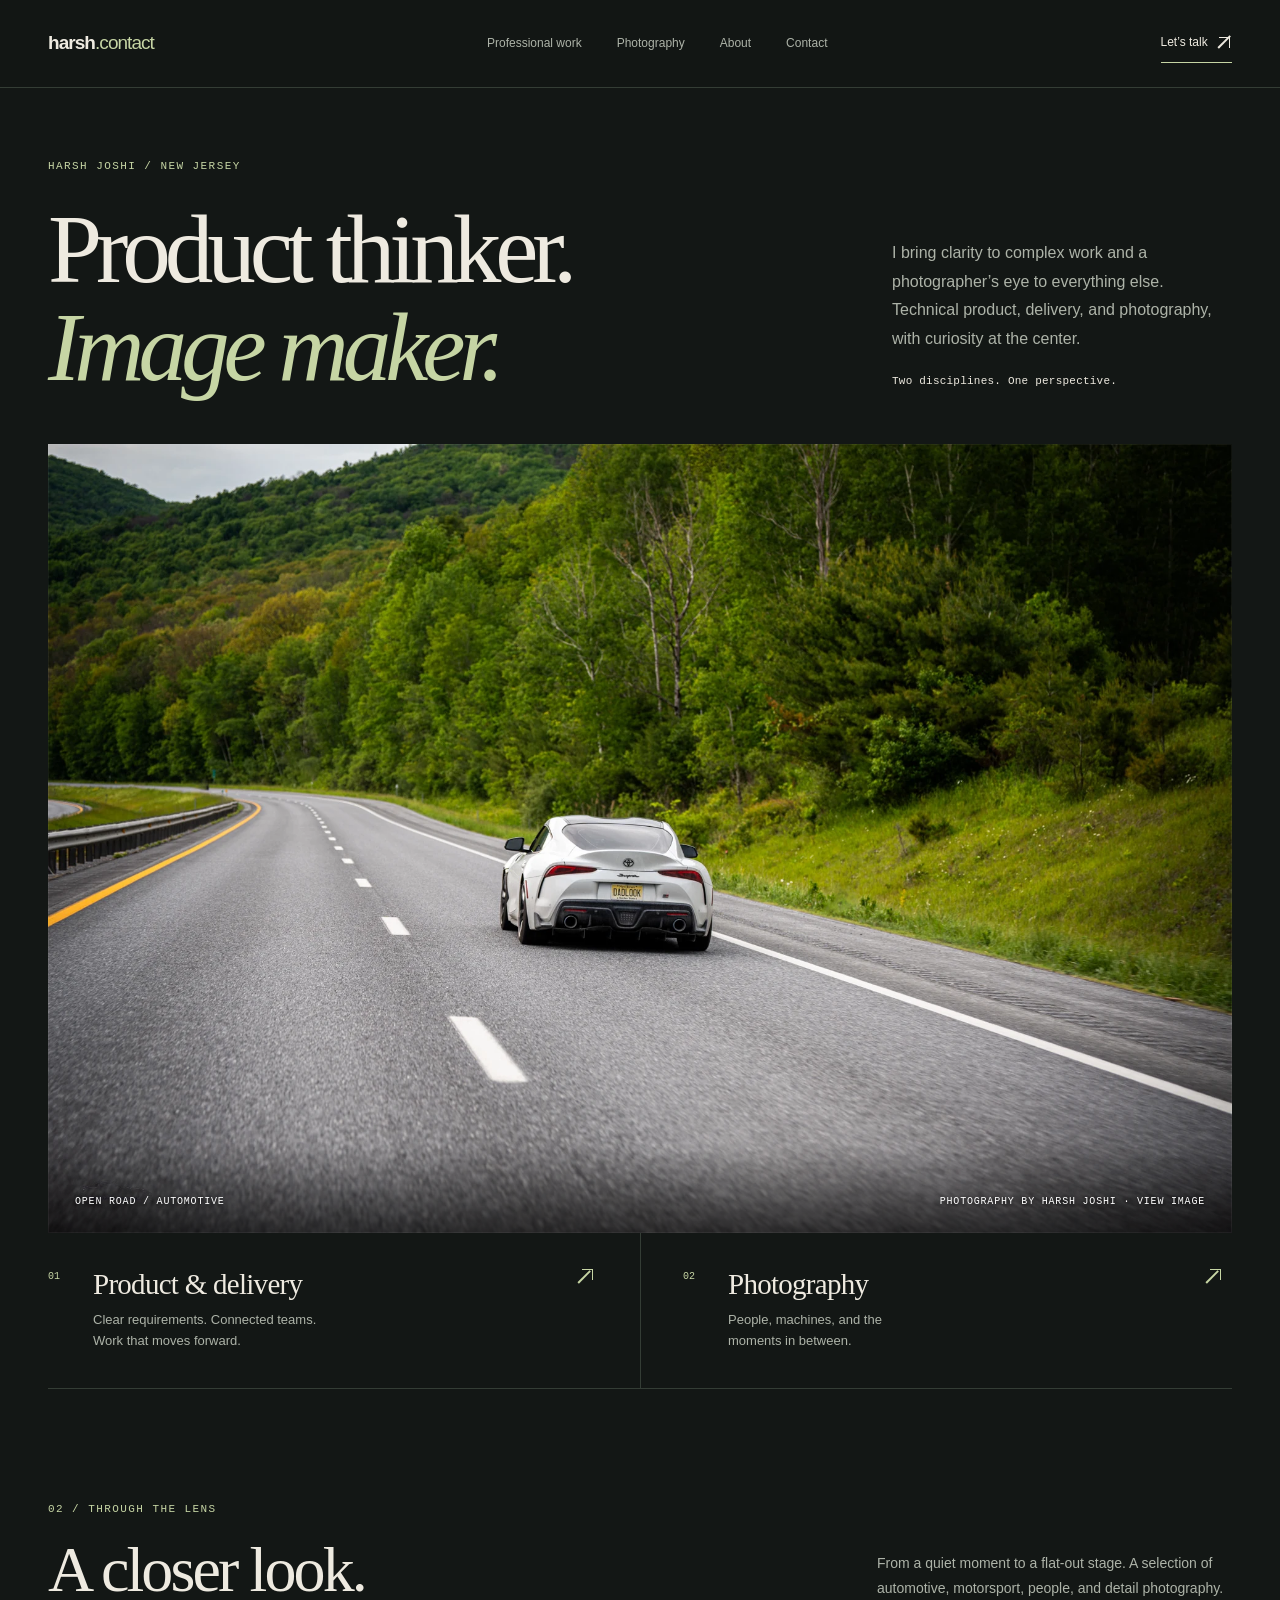
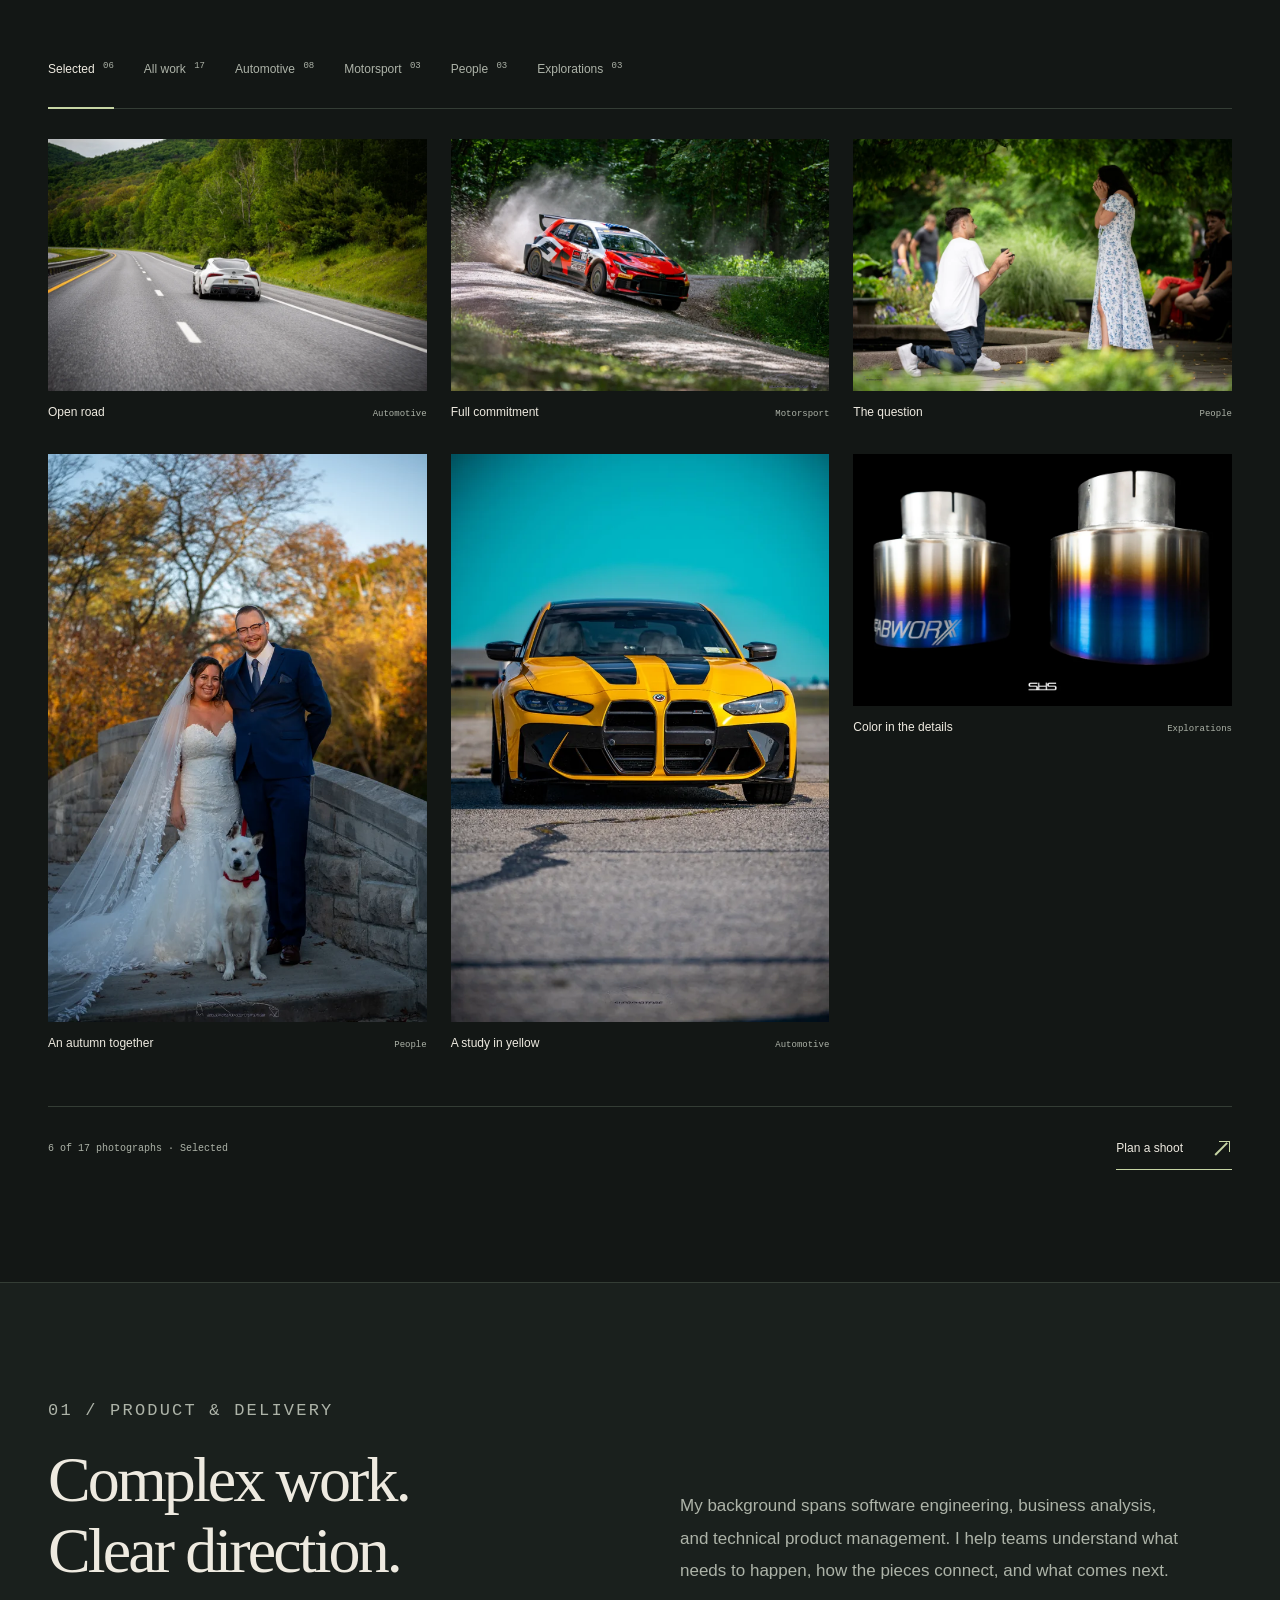
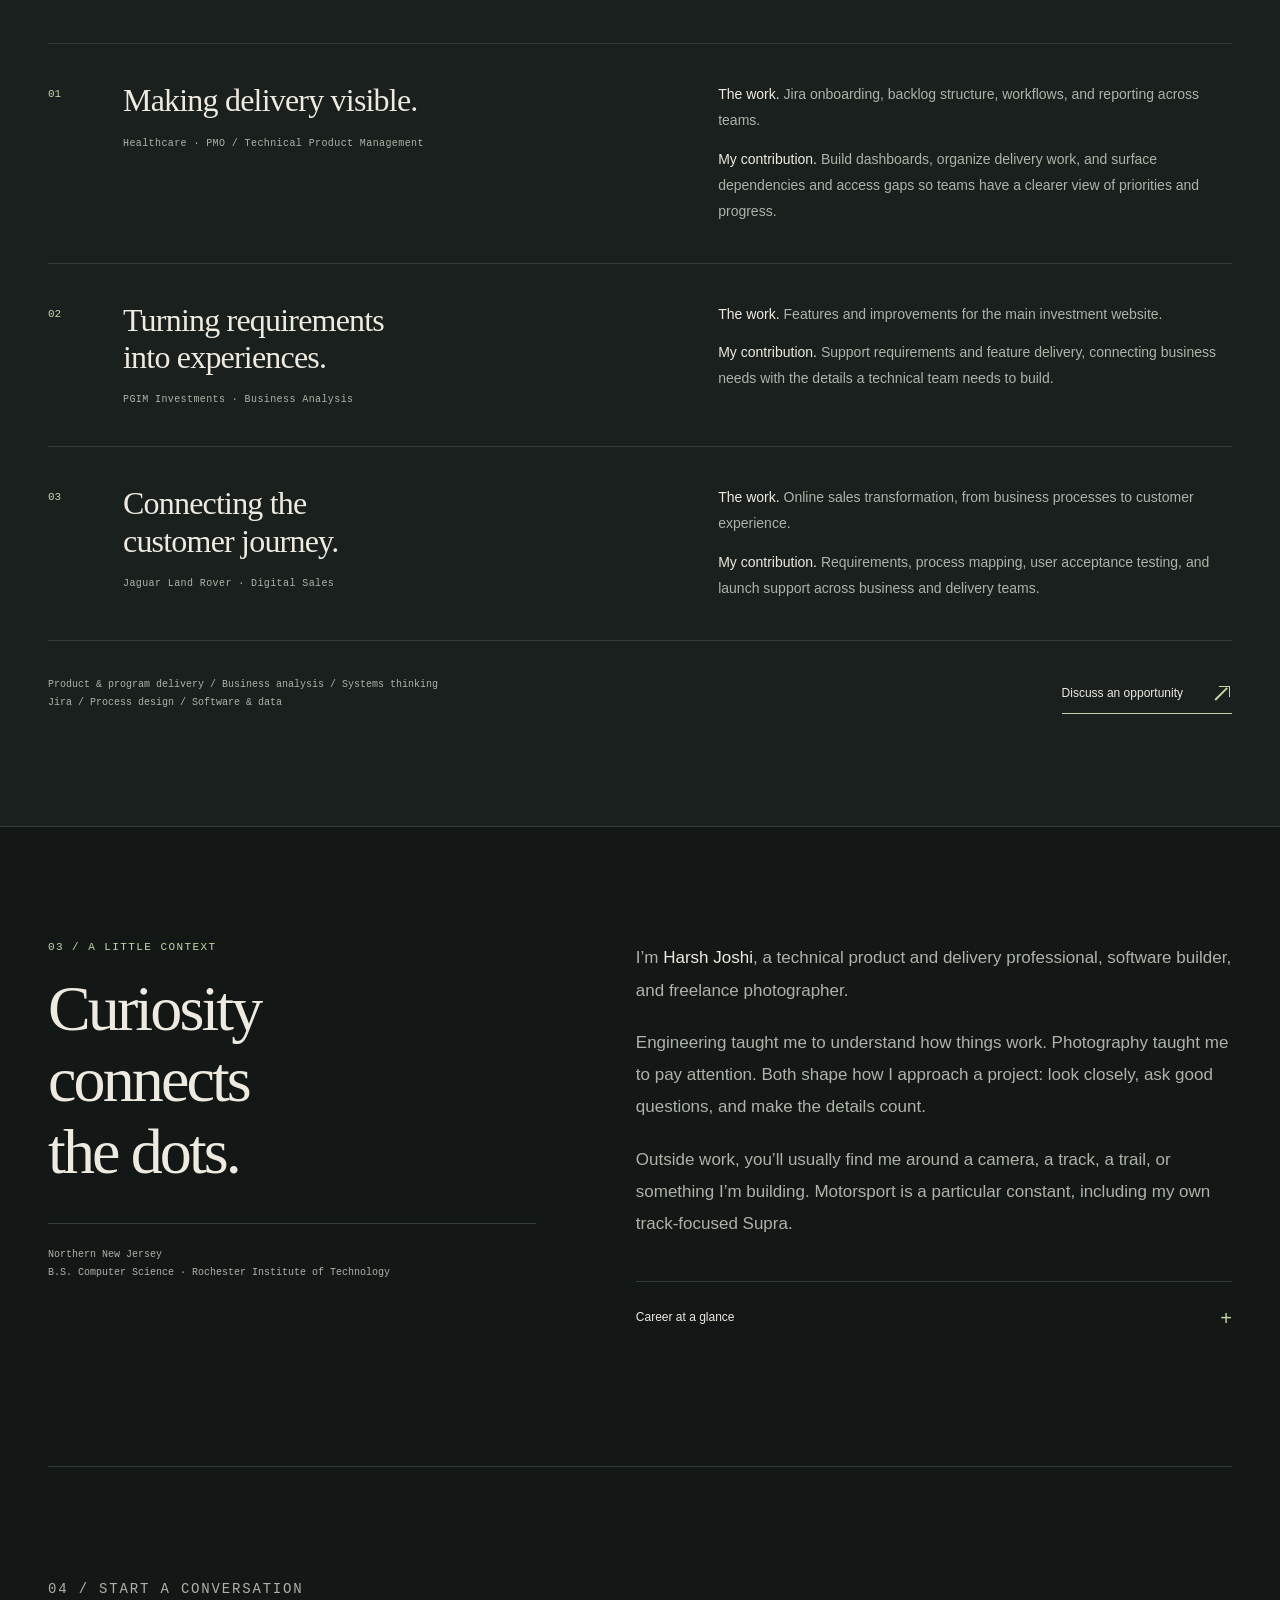
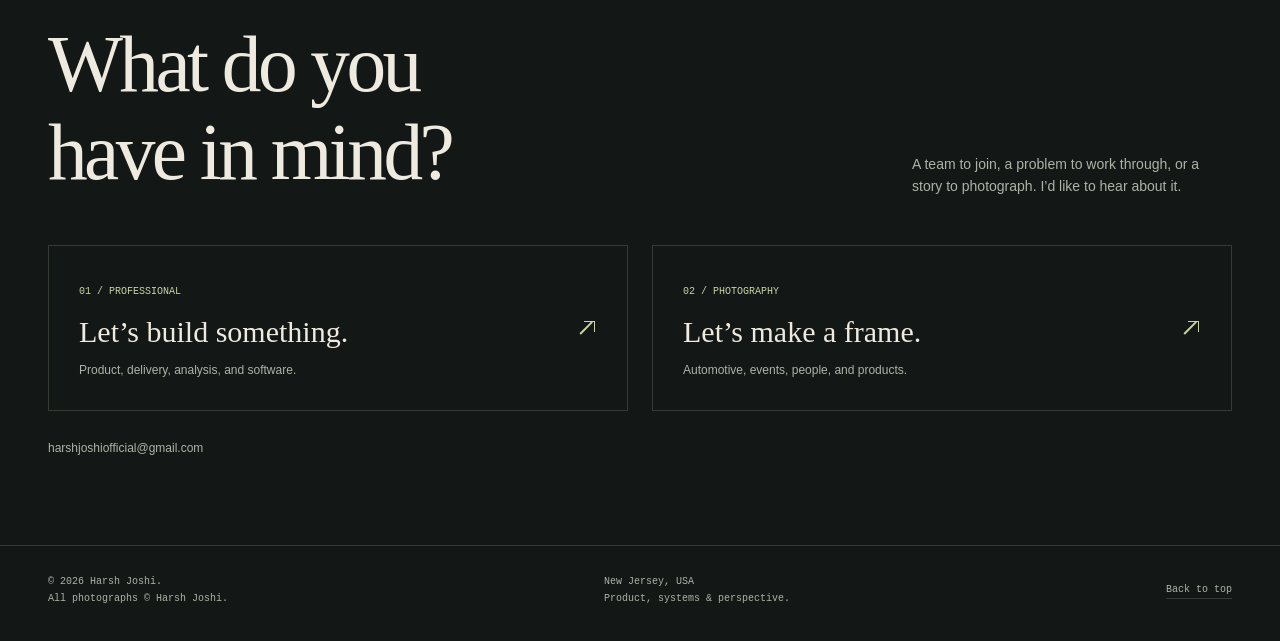
<file: index.html>
<!doctype html>
<html lang="en">
<head>
  <meta charset="utf-8">
  <meta name="viewport" content="width=device-width, initial-scale=1">
  <meta name="theme-color" content="#131715">
  <meta name="description" content="Harsh Joshi — technical product and delivery professional, and freelance photographer in New Jersey. Explore professional work, automotive photography, motorsport, and people.">
  <meta property="og:title" content="Harsh Joshi — Product thinker. Image maker.">
  <meta property="og:description" content="Technical product, systems, and photography. Two sides of the same perspective. Based in New Jersey.">
  <meta property="og:type" content="website">
  <meta property="og:url" content="https://harsh.contact/">
  <meta property="og:image" content="https://harsh.contact/assets/social.jpg">
  <meta property="og:image:alt" content="A white Toyota Supra on a winding road through green hills, photographed by Harsh Joshi.">
  <meta name="twitter:card" content="summary_large_image">
  <link rel="canonical" href="https://harsh.contact/">
  <link rel="icon" href="assets/favicon.svg" type="image/svg+xml">
  <link rel="stylesheet" href="assets/styles.css">
  <title>Harsh Joshi — Product thinker. Image maker.</title>
  <script src="assets/site.js" defer></script>
</head>
<body>
  <a class="skip" href="#main">Skip to content</a>
  <header class="site-header">
    <div class="wrap header-inner">
      <a class="wordmark" href="#top" aria-label="Harsh Joshi home">harsh<span>.contact</span></a>
      <button class="menu-toggle" type="button" aria-label="Open navigation" aria-expanded="false" aria-controls="site-nav">Menu <span aria-hidden="true">+</span></button>
      <nav class="site-nav" id="site-nav" aria-label="Main navigation">
        <a href="#work">Professional work</a><a href="#photography">Photography</a><a href="#about">About</a><a href="#contact">Contact</a>
      </nav>
      <a class="nav-contact" href="mailto:harshjoshiofficial@gmail.com">Let’s talk <span class="arrow" aria-hidden="true"></span></a>
    </div>
  </header>
  <main id="main">
    <section class="hero wrap" id="top" aria-labelledby="hero-title">
      <p class="eyebrow">Harsh Joshi / New Jersey</p>
      <div class="hero-heading">
        <h1 id="hero-title">Product thinker.<br><em>Image maker.</em></h1>
        <div class="hero-intro"><p>I bring clarity to complex work and a photographer’s eye to everything else. Technical product, delivery, and photography, with curiosity at the center.</p><span class="byline">Two disciplines. One perspective.</span></div>
      </div>
      <figure class="hero-photo">
        <a href="assets/photos/open-road-full.webp" aria-label="View Open road photograph"><img src="assets/photos/open-road-full.webp" srcset="assets/photos/open-road-thumb.webp 960w, assets/photos/open-road-full.webp 1920w" sizes="(min-width:1416px) 1320px, 100vw" width="1920" height="1280" alt="A white Toyota Supra driving along a winding road surrounded by green hills." fetchpriority="high" decoding="async"></a>
        <figcaption class="hero-photo-caption"><span>Open road / Automotive</span><span>Photography by Harsh Joshi · View image</span></figcaption>
      </figure>
      <div class="paths">
        <a class="path" href="#work"><span class="path-number">01</span><div><h2>Product &amp; delivery</h2><p>Clear requirements. Connected teams.<br>Work that moves forward.</p></div><span class="arrow" aria-hidden="true"></span></a>
        <a class="path" href="#photography"><span class="path-number">02</span><div><h2>Photography</h2><p>People, machines, and the<br>moments in between.</p></div><span class="arrow" aria-hidden="true"></span></a>
      </div>
    </section>
    <section class="section wrap" id="photography" aria-labelledby="photography-title">
      <div class="section-head"><div><p class="eyebrow">02 / Through the lens</p><h2 class="section-title" id="photography-title">A closer look.</h2></div><p>From a quiet moment to a flat-out stage. A selection of automotive, motorsport, people, and detail photography.</p></div>
      <div class="filters" role="group" aria-label="Filter photographs" hidden>
        <button class="filter" type="button" data-filter="selected" data-label="Selected" aria-pressed="true">Selected <span>06</span></button>
        <button class="filter" type="button" data-filter="all" data-label="All work" aria-pressed="false">All work <span>17</span></button>
        <button class="filter" type="button" data-filter="automotive" data-label="Automotive" aria-pressed="false">Automotive <span>08</span></button>
        <button class="filter" type="button" data-filter="motorsport" data-label="Motorsport" aria-pressed="false">Motorsport <span>03</span></button>
        <button class="filter" type="button" data-filter="people" data-label="People" aria-pressed="false">People <span>03</span></button>
        <button class="filter" type="button" data-filter="explorations" data-label="Explorations" aria-pressed="false">Explorations <span>03</span></button>
      </div>
      <noscript><p class="no-js">All 17 photographs are shown below. Select an image to view it in full.</p></noscript>
      <div class="photo-grid" id="photo-grid">
        <!-- GALLERY_START -->
        <figure class="photo-card" id="photo-open-road" data-category="automotive" data-selected="true">
          <a class="photo-link" href="assets/photos/open-road-full.webp" data-title="Open road" data-caption="Automotive / On the road" aria-label="View Open road photograph">
            <img src="assets/photos/open-road-thumb.webp" width="960" height="640" alt="A white Toyota Supra driving along a winding road surrounded by green hills." loading="lazy" decoding="async">
          </a>
          <figcaption class="photo-meta"><h3>Open road</h3><span>Automotive</span></figcaption>
        </figure>
        <figure class="photo-card" id="photo-autumn-wedding" data-category="people" data-selected="true">
          <a class="photo-link" href="assets/photos/autumn-wedding-full.webp" data-title="An autumn together" data-caption="People / Wedding photography" aria-label="View An autumn together photograph">
            <img src="assets/photos/autumn-wedding-thumb.webp" width="640" height="960" alt="A newly married couple and their white dog on stone steps framed by autumn trees." loading="lazy" decoding="async">
          </a>
          <figcaption class="photo-meta"><h3>An autumn together</h3><span>People</span></figcaption>
        </figure>
        <figure class="photo-card" id="photo-rally-in-motion" data-category="motorsport" data-selected="true">
          <a class="photo-link" href="assets/photos/rally-in-motion-full.webp" data-title="Full commitment" data-caption="Motorsport / Southern Ohio Forest Rally, 2026" aria-label="View Full commitment photograph">
            <img src="assets/photos/rally-in-motion-thumb.webp" width="960" height="640" alt="A red and white rally car sliding around a wooded gravel corner in a cloud of dust." loading="lazy" decoding="async">
          </a>
          <figcaption class="photo-meta"><h3>Full commitment</h3><span>Motorsport</span></figcaption>
        </figure>
        <figure class="photo-card" id="photo-color-study" data-category="automotive" data-selected="true">
          <a class="photo-link" href="assets/photos/color-study-full.webp" data-title="A study in yellow" data-caption="Automotive / BMW" aria-label="View A study in yellow photograph">
            <img src="assets/photos/color-study-thumb.webp" width="640" height="960" alt="A yellow BMW with black hood accents photographed head-on under a vivid blue sky." loading="lazy" decoding="async">
          </a>
          <figcaption class="photo-meta"><h3>A study in yellow</h3><span>Automotive</span></figcaption>
        </figure>
        <figure class="photo-card" id="photo-the-question" data-category="people" data-selected="true">
          <a class="photo-link" href="assets/photos/the-question-full.webp" data-title="The question" data-caption="People / Proposal photography" aria-label="View The question photograph">
            <img src="assets/photos/the-question-thumb.webp" width="960" height="640" alt="A man kneeling to propose to a surprised woman in a green garden." loading="lazy" decoding="async">
          </a>
          <figcaption class="photo-meta"><h3>The question</h3><span>People</span></figcaption>
        </figure>
        <figure class="photo-card" id="photo-titanium-details" data-category="explorations" data-selected="true">
          <a class="photo-link" href="assets/photos/titanium-details-full.webp" data-title="Color in the details" data-caption="Explorations / Product photography" aria-label="View Color in the details photograph">
            <img src="assets/photos/titanium-details-thumb.webp" width="960" height="640" alt="Two polished exhaust tips with blue, purple, and gold heat coloring against a black background." loading="lazy" decoding="async">
          </a>
          <figcaption class="photo-meta"><h3>Color in the details</h3><span>Explorations</span></figcaption>
        </figure>
        <figure class="photo-card" id="photo-autumn-light" data-category="people" data-selected="false">
          <a class="photo-link" href="assets/photos/autumn-light-full.webp" data-title="Autumn light" data-caption="People / Wedding photography" aria-label="View Autumn light photograph">
            <img src="assets/photos/autumn-light-thumb.webp" width="640" height="960" alt="A couple in wedding attire standing together on a grassy rise in warm autumn light." loading="lazy" decoding="async">
          </a>
          <figcaption class="photo-meta"><h3>Autumn light</h3><span>People</span></figcaption>
        </figure>
        <figure class="photo-card" id="photo-after-dark" data-category="automotive" data-selected="false">
          <a class="photo-link" href="assets/photos/after-dark-full.webp" data-title="After dark" data-caption="Automotive / Night photography" aria-label="View After dark photograph">
            <img src="assets/photos/after-dark-thumb.webp" width="960" height="640" alt="Sports cars on a city road at night below an illuminated sign reading Plan Alternate Route." loading="lazy" decoding="async">
          </a>
          <figcaption class="photo-meta"><h3>After dark</h3><span>Automotive</span></figcaption>
        </figure>
        <figure class="photo-card" id="photo-defender" data-category="automotive" data-selected="false">
          <a class="photo-link" href="assets/photos/defender-full.webp" data-title="A different kind of classic" data-caption="Automotive / Destination Defender, Texas" aria-label="View A different kind of classic photograph">
            <img src="assets/photos/defender-thumb.webp" width="640" height="960" alt="A red classic Land Rover Defender on a dirt path with trees in the background." loading="lazy" decoding="async">
          </a>
          <figcaption class="photo-meta"><h3>A different kind of classic</h3><span>Automotive</span></figcaption>
        </figure>
        <figure class="photo-card" id="photo-from-the-sidelines" data-category="motorsport" data-selected="false">
          <a class="photo-link" href="assets/photos/from-the-sidelines-full.webp" data-title="From the sidelines" data-caption="Motorsport / STPR, 2026" aria-label="View From the sidelines photograph">
            <img src="assets/photos/from-the-sidelines-thumb.webp" width="960" height="640" alt="A rally car on course, framed by spectators photographing the action." loading="lazy" decoding="async">
          </a>
          <figcaption class="photo-meta"><h3>From the sidelines</h3><span>Motorsport</span></figcaption>
        </figure>
        <figure class="photo-card" id="photo-after-the-stage" data-category="motorsport" data-selected="false">
          <a class="photo-link" href="assets/photos/after-the-stage-full.webp" data-title="After the stage" data-caption="Motorsport / STPR, 2026" aria-label="View After the stage photograph">
            <img src="assets/photos/after-the-stage-thumb.webp" width="960" height="640" alt="Two rally competitors in race suits celebrating beside a podium." loading="lazy" decoding="async">
          </a>
          <figcaption class="photo-meta"><h3>After the stage</h3><span>Motorsport</span></figcaption>
        </figure>
        <figure class="photo-card" id="photo-city-lineup" data-category="automotive" data-selected="false">
          <a class="photo-link" href="assets/photos/city-lineup-full.webp" data-title="In good company" data-caption="Automotive / Supra gathering" aria-label="View In good company photograph">
            <img src="assets/photos/city-lineup-thumb.webp" width="640" height="960" alt="A row of yellow, blue, white, and green Toyota Supras parked along a city street at night." loading="lazy" decoding="async">
          </a>
          <figcaption class="photo-meta"><h3>In good company</h3><span>Automotive</span></figcaption>
        </figure>
        <figure class="photo-card" id="photo-summer-gathering" data-category="automotive" data-selected="false">
          <a class="photo-link" href="assets/photos/summer-gathering-full.webp" data-title="A shared obsession" data-caption="Automotive / Car culture" aria-label="View A shared obsession photograph">
            <img src="assets/photos/summer-gathering-thumb.webp" width="960" height="640" alt="Two people standing by a white Toyota Supra and other parked sports cars in sunshine." loading="lazy" decoding="async">
          </a>
          <figcaption class="photo-meta"><h3>A shared obsession</h3><span>Automotive</span></figcaption>
        </figure>
        <figure class="photo-card" id="photo-blue-subaru" data-category="automotive" data-selected="false">
          <a class="photo-link" href="assets/photos/blue-subaru-full.webp" data-title="On the move" data-caption="Automotive / On the road" aria-label="View On the move photograph">
            <img src="assets/photos/blue-subaru-thumb.webp" width="960" height="640" alt="A blue Subaru photographed head-on while driving on a tree-lined road." loading="lazy" decoding="async">
          </a>
          <figcaption class="photo-meta"><h3>On the move</h3><span>Automotive</span></figcaption>
        </figure>
        <figure class="photo-card" id="photo-in-formation" data-category="explorations" data-selected="false">
          <a class="photo-link" href="assets/photos/in-formation-full.webp" data-title="In formation" data-caption="Explorations / Aviation" aria-label="View In formation photograph">
            <img src="assets/photos/in-formation-thumb.webp" width="960" height="640" alt="A formation of jets leaving parallel white smoke trails across a blue sky." loading="lazy" decoding="async">
          </a>
          <figcaption class="photo-meta"><h3>In formation</h3><span>Explorations</span></figcaption>
        </figure>
        <figure class="photo-card" id="photo-golden-dome" data-category="explorations" data-selected="false">
          <a class="photo-link" href="assets/photos/golden-dome-full.webp" data-title="Looking up" data-caption="Explorations / Architecture" aria-label="View Looking up photograph">
            <img src="assets/photos/golden-dome-thumb.webp" width="960" height="640" alt="A golden architectural dome topped by a statue, framed by soft green leaves." loading="lazy" decoding="async">
          </a>
          <figcaption class="photo-meta"><h3>Looking up</h3><span>Explorations</span></figcaption>
        </figure>
        <figure class="photo-card" id="photo-carrera-gt" data-category="automotive" data-selected="false">
          <a class="photo-link" href="assets/photos/carrera-gt-full.webp" data-title="Still, for a moment" data-caption="Automotive / Porsche Carrera GT" aria-label="View Still, for a moment photograph">
            <img src="assets/photos/carrera-gt-thumb.webp" width="640" height="960" alt="A silver Porsche Carrera GT parked on wet grass beside a lake and fountain, with deep red autumn trees behind it." loading="lazy" decoding="async">
          </a>
          <figcaption class="photo-meta"><h3>Still, for a moment</h3><span>Automotive</span></figcaption>
        </figure>
        <!-- GALLERY_END -->
      </div>
      <div class="gallery-bottom"><p id="gallery-status" role="status" aria-live="polite">17 photographs · All work</p><a class="text-link" href="mailto:harshjoshiofficial@gmail.com?subject=Photography%20inquiry">Plan a shoot <span class="arrow" aria-hidden="true"></span></a></div>
    </section>
    <section class="section work-section" id="work" aria-labelledby="work-title">
      <div class="wrap">
        <div class="work-top"><div><p class="eyebrow">01 / Product &amp; delivery</p><h2 class="section-title" id="work-title">Complex work.<br>Clear direction.</h2></div><p>My background spans software engineering, business analysis, and technical product management. I help teams understand what needs to happen, how the pieces connect, and what comes next.</p></div>
        <div class="work-list">
          <article class="work-item"><span class="work-number">01</span><div><h3>Making delivery visible.</h3><p class="context">Healthcare · PMO / Technical Product Management</p></div><div class="work-details"><p><strong>The work.</strong> Jira onboarding, backlog structure, workflows, and reporting across teams.</p><p><strong>My contribution.</strong> Build dashboards, organize delivery work, and surface dependencies and access gaps so teams have a clearer view of priorities and progress.</p></div></article>
          <article class="work-item"><span class="work-number">02</span><div><h3>Turning requirements<br>into experiences.</h3><p class="context">PGIM Investments · Business Analysis</p></div><div class="work-details"><p><strong>The work.</strong> Features and improvements for the main investment website.</p><p><strong>My contribution.</strong> Support requirements and feature delivery, connecting business needs with the details a technical team needs to build.</p></div></article>
          <article class="work-item"><span class="work-number">03</span><div><h3>Connecting the<br>customer journey.</h3><p class="context">Jaguar Land Rover · Digital Sales</p></div><div class="work-details"><p><strong>The work.</strong> Online sales transformation, from business processes to customer experience.</p><p><strong>My contribution.</strong> Requirements, process mapping, user acceptance testing, and launch support across business and delivery teams.</p></div></article>
        </div>
        <div class="work-footer"><p class="capabilities">Product &amp; program delivery / Business analysis / Systems thinking<br>Jira / Process design / Software &amp; data</p><a class="text-link" href="mailto:harshjoshiofficial@gmail.com?subject=Professional%20opportunity">Discuss an opportunity <span class="arrow" aria-hidden="true"></span></a></div>
      </div>
    </section>
    <section class="section wrap about" id="about" aria-labelledby="about-title">
      <div><p class="eyebrow">03 / A little context</p><h2 class="section-title" id="about-title">Curiosity connects<br>the dots.</h2><p class="about-note">Northern New Jersey<br>B.S. Computer Science · Rochester Institute of Technology</p></div>
      <div class="about-copy"><p>I’m <strong>Harsh Joshi</strong>, a technical product and delivery professional, software builder, and freelance photographer.</p><p>Engineering taught me to understand how things work. Photography taught me to pay attention. Both shape how I approach a project: look closely, ask good questions, and make the details count.</p><p>Outside work, you’ll usually find me around a camera, a track, a trail, or something I’m building. Motorsport is a particular constant, including my own track-focused Supra.</p>
        <details class="experience"><summary>Career at a glance <span aria-hidden="true">+</span></summary>
          <div class="role"><time>2026 — Present</time><div><h3>PMO / Technical Product Management</h3><p>Healthcare</p></div></div>
          <div class="role"><time>2025 — 2026</time><div><h3>Business Analyst</h3><p>PGIM Investments</p></div></div>
          <div class="role"><time>2023 — 2024</time><div><h3>Business Process Analyst / Functional Consultant</h3><p>Jaguar Land Rover</p></div></div>
          <div class="role"><time>Earlier</time><div><h3>Technical analysis &amp; engineering</h3><p>Ford · Verizon · Wegmans</p></div></div>
        </details>
      </div>
    </section>
    <section class="section contact wrap" id="contact" aria-labelledby="contact-title">
      <div class="contact-top"><div><p class="eyebrow">04 / Start a conversation</p><h2 class="section-title" id="contact-title">What do you<br>have in mind?</h2></div><p>A team to join, a problem to work through, or a story to photograph. I’d like to hear about it.</p></div>
      <div class="contact-options">
        <a class="contact-option" href="mailto:harshjoshiofficial@gmail.com?subject=Professional%20opportunity"><div><small>01 / PROFESSIONAL</small><h3>Let’s build something.</h3><p>Product, delivery, analysis, and software.</p></div><span class="arrow" aria-hidden="true"></span></a>
        <a class="contact-option" href="mailto:harshjoshiofficial@gmail.com?subject=Photography%20inquiry"><div><small>02 / PHOTOGRAPHY</small><h3>Let’s make a frame.</h3><p>Automotive, events, people, and products.</p></div><span class="arrow" aria-hidden="true"></span></a>
      </div>
      <a class="email" href="mailto:harshjoshiofficial@gmail.com">harshjoshiofficial@gmail.com</a>
    </section>
  </main>
  <footer class="site-footer"><div class="wrap footer-inner"><span>© <span id="year">2026</span> Harsh Joshi.<br>All photographs © Harsh Joshi.</span><span>New Jersey, USA<br>Product, systems &amp; perspective.</span><a href="#top">Back to top</a></div></footer>
  <dialog class="lightbox" id="lightbox" aria-labelledby="viewer-title" aria-describedby="viewer-caption">
    <div class="viewer-header"><p class="eyebrow">Harsh Joshi / Photography</p><button class="viewer-close" type="button" aria-label="Close photo viewer">Close <span aria-hidden="true">×</span></button></div>
    <div class="viewer-stage"><img id="viewer-image" alt=""><button class="viewer-nav viewer-prev" type="button" aria-label="Previous photograph">‹</button><button class="viewer-nav viewer-next" type="button" aria-label="Next photograph">›</button><p class="viewer-status" id="viewer-status" role="status" hidden></p></div>
    <div class="viewer-footer"><div><h2 id="viewer-title"></h2><p id="viewer-caption"></p></div><p class="viewer-count" id="viewer-count" aria-live="polite"></p></div>
  </dialog>
</body>
</html>
</file>
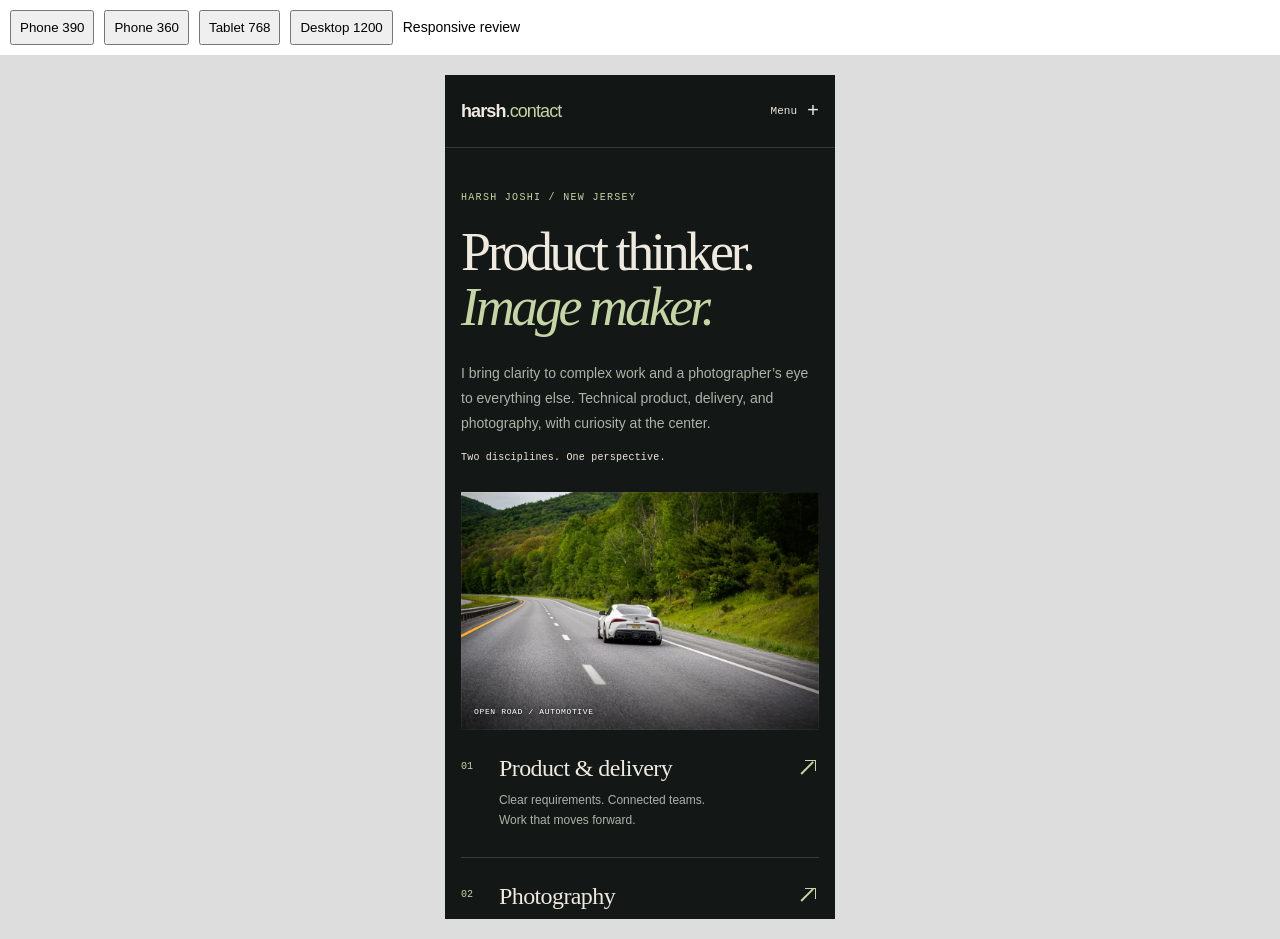
<file: dev/responsive.html>
<!doctype html><meta charset="utf-8"><meta name="robots" content="noindex,nofollow"><title>Portfolio responsive review</title><style>body{margin:0;background:#ddd;font:14px sans-serif}header{padding:10px;position:sticky;top:0;background:white;z-index:2}button{margin:0 10px 0 0;padding:8px}iframe{display:block;margin:20px auto;border:0;width:390px;height:844px}p{display:inline}</style><header><button onclick="preview.style.width='390px';preview.style.height='844px'">Phone 390</button><button onclick="preview.style.width='360px';preview.style.height='800px'">Phone 360</button><button onclick="preview.style.width='768px';preview.style.height='1024px'">Tablet 768</button><button onclick="preview.style.width='1200px';preview.style.height='850px'">Desktop 1200</button><p>Responsive review</p></header><iframe id="preview" title="Portfolio preview" src="../index.html"></iframe>
</file>
<file: assets/styles.css>
:root{color-scheme:dark;--bg:#131715;--surface:#1a201d;--text:#eeeae0;--muted:#adb3a8;--accent:#c6d5a4;--line:#343d35;--serif:Georgia,'Times New Roman',serif;--sans:Arial,Helvetica,sans-serif;--mono:'Courier New',monospace}
*{box-sizing:border-box}html{scroll-behavior:smooth;scroll-padding-top:100px}body{margin:0;background:var(--bg);color:var(--text);font:16px/1.6 var(--sans);-webkit-font-smoothing:antialiased}body.viewer-open{overflow:hidden}::selection{background:var(--accent);color:var(--bg)}a{color:inherit;text-decoration:none}button{font:inherit;color:inherit;cursor:pointer}a,button{-webkit-tap-highlight-color:transparent}button,a{touch-action:manipulation}a:focus-visible,button:focus-visible,summary:focus-visible{outline:2px solid var(--accent);outline-offset:6px}img{display:block;max-width:100%;height:auto}button{border:0;background:none}h1,h2,h3,p,figure{margin:0}h1,h2,h3{font-weight:400}h1,h2{font-family:var(--serif)}[hidden]{display:none!important}.wrap{width:min(1320px,calc(100% - 96px));margin-inline:auto}.eyebrow{font:11px/1.5 var(--mono);letter-spacing:.13em;text-transform:uppercase;color:var(--accent)}.muted{color:var(--muted)}.arrow{font-family:var(--sans);font-weight:400}.skip{position:absolute;top:-100px;left:20px;z-index:100;background:var(--accent);color:var(--bg);padding:12px}.skip:focus{top:12px}.sr-only{position:absolute;width:1px;height:1px;padding:0;margin:-1px;overflow:hidden;clip:rect(0,0,0,0);white-space:nowrap;border:0}
.site-header{position:sticky;top:0;z-index:30;background:rgba(19,23,21,.96);border-bottom:1px solid var(--line);backdrop-filter:blur(16px)}.header-inner{height:87px;display:flex;align-items:center;justify-content:space-between;gap:30px}.wordmark{font-size:19px;font-weight:700;letter-spacing:-.05em;white-space:nowrap}.wordmark span{font-weight:400;color:var(--accent)}.site-nav{display:flex;gap:35px;align-items:center}.site-nav a{font-size:12px;color:var(--muted);padding:12px 0}.site-nav a:hover,.site-nav a[aria-current]{color:var(--text)}.nav-contact{border-bottom:1px solid var(--accent);padding:9px 0;font-size:12px}.menu-toggle{display:none}
.hero{padding:70px 0 0}.hero-heading{display:grid;grid-template-columns:1.3fr .7fr;gap:50px;align-items:end;margin:25px 0 48px}.hero h1{font-size:clamp(60px,7.6vw,110px);line-height:1.01;letter-spacing:-.063em}.hero h1 em{color:var(--accent);font-weight:400}.hero-intro{padding-bottom:9px;max-width:340px;justify-self:end}.hero-intro p{font-size:16px;color:var(--muted);line-height:1.8}.hero-intro .byline{display:block;margin-top:21px;font:11px var(--mono);letter-spacing:.02em;color:var(--text)}.hero-photo{position:relative;overflow:hidden;background:#253025}.hero-photo>a{display:block}.hero-photo img{width:100%;height:auto}.hero-photo-caption{position:absolute;bottom:24px;left:27px;right:27px;display:flex;justify-content:space-between;gap:15px;font:10px/1.5 var(--mono);letter-spacing:.08em;text-transform:uppercase;color:#fff;text-shadow:0 1px 5px #000}.hero-photo-caption:before{content:'';position:absolute;inset:-50px -27px -24px;background:linear-gradient(transparent,rgba(0,0,0,.65));z-index:0;pointer-events:none}.hero-photo-caption span{position:relative}.hero-photo:after{content:'';pointer-events:none;position:absolute;inset:0;box-shadow:inset 0 0 0 1px #ffffff0d}
.paths{display:grid;grid-template-columns:1fr 1fr;border-bottom:1px solid var(--line)}.path{display:grid;grid-template-columns:33px 1fr 28px;gap:12px;align-items:start;padding:34px 36px 36px 0;transition:background .2s}.path+.path{border-left:1px solid var(--line);padding-left:42px;padding-right:0}.path-number{font:10px/2 var(--mono);color:var(--accent)}.path h2{font:400 29px/1.2 var(--serif);letter-spacing:-.025em}.path p{color:var(--muted);font-size:13px;margin-top:8px}.path .arrow{font-size:25px;color:var(--accent);transition:transform .2s}.path:hover .arrow{transform:translate(3px,-3px)}
.section{padding:112px 0}.section-head{display:flex;align-items:end;justify-content:space-between;gap:40px;margin-bottom:44px}.section-title{font-size:clamp(42px,5vw,68px);letter-spacing:-.045em;line-height:1.12;margin-top:17px}.section-head>p{color:var(--muted);font-size:14px;max-width:355px;line-height:1.8;padding-bottom:5px}.filters{display:flex;gap:30px;flex-wrap:wrap;border-bottom:1px solid var(--line);padding-bottom:18px;margin-bottom:30px}.filter{padding:8px 0;color:var(--muted);font-size:12px;position:relative;min-height:40px}.filter span{font:9px var(--mono);color:var(--muted);margin-left:5px;vertical-align:super}.filter[aria-pressed=true]{color:var(--text)}.filter[aria-pressed=true]:after{content:'';height:2px;position:absolute;bottom:-19px;left:0;right:0;background:var(--accent)}.filter:hover{color:var(--text)}
.photo-grid{columns:3;column-gap:24px}.photo-card{break-inside:avoid;margin:0 0 32px;display:inline-block;width:100%}.photo-link{display:block;position:relative;overflow:hidden;background:var(--surface);cursor:zoom-in}.photo-link img{width:100%;transition:transform .5s ease,filter .5s}.photo-link:hover img{transform:scale(1.015);filter:brightness(1.06)}.photo-link:after{content:'View';font:10px/1 var(--mono);position:absolute;right:12px;bottom:12px;display:grid;place-items:center;width:32px;height:32px;border:1px solid #ffffff60;background:#13171599;color:white;opacity:0;transform:translateY(4px);transition:.2s}.photo-link:hover:after,.photo-link:focus-visible:after{opacity:1;transform:translateY(0)}.photo-meta{display:flex;justify-content:space-between;align-items:baseline;gap:14px;padding-top:12px}.photo-meta h3{font-size:12px;line-height:1.5}.photo-meta span{font:9px/1.5 var(--mono);color:var(--muted);white-space:nowrap}.gallery-bottom{border-top:1px solid var(--line);margin-top:22px;padding-top:22px;display:flex;align-items:center;justify-content:space-between;gap:20px}.gallery-bottom p{color:var(--muted);font:10px/1.6 var(--mono)}.text-link{display:inline-flex;gap:30px;align-items:center;border-bottom:1px solid var(--accent);padding:10px 0;font-size:12px}.text-link .arrow{color:var(--accent);font-size:20px}.text-link:hover{color:var(--accent)}
.work-section{background:var(--surface);border-block:1px solid var(--line)}.work-top{display:grid;grid-template-columns:1fr 1fr;gap:80px;margin-bottom:56px}.work-top p{font-size:17px;line-height:1.9;color:var(--muted);align-self:end;max-width:500px}.work-list{border-top:1px solid var(--line)}.work-item{display:grid;grid-template-columns:45px 1.1fr 1fr;gap:30px;padding:38px 0;border-bottom:1px solid var(--line)}.work-number{font:11px var(--mono);color:var(--accent);padding-top:6px}.work-item h3{font:32px/1.17 var(--serif);letter-spacing:-.025em;margin-bottom:15px;max-width:350px}.work-item .context{font:10px/1.7 var(--mono);letter-spacing:.04em;color:var(--muted)}.work-details p{font-size:14px;color:var(--muted);line-height:1.85}.work-details p+p{margin-top:13px}.work-details strong{color:var(--text);font-weight:400}.work-footer{display:flex;justify-content:space-between;align-items:center;gap:30px;margin-top:33px}.capabilities{font:10px/1.8 var(--mono);color:var(--muted)}
.about{display:grid;grid-template-columns:.9fr 1.1fr;gap:100px;align-items:start}.about .section-title{max-width:420px}.about-copy{padding-top:3px}.about-copy>p{font-size:17px;line-height:1.9;color:var(--muted)}.about-copy>p+p{margin-top:20px}.about-copy strong{color:var(--text);font-weight:400}.experience{margin-top:40px;border-top:1px solid var(--line)}.experience summary{cursor:pointer;list-style:none;padding:20px 0;display:flex;justify-content:space-between;align-items:center;font-size:12px}.experience summary::-webkit-details-marker{display:none}.experience summary span{font-size:20px;color:var(--accent)}.experience[open] summary span{transform:rotate(45deg)}.role{display:grid;grid-template-columns:108px 1fr;gap:18px;border-top:1px solid var(--line);padding:18px 0}.role time{font:9px/1.6 var(--mono);color:var(--muted)}.role h3{font-size:12px;margin-bottom:3px}.role p{font-size:11px;color:var(--muted)}.about-note{font:10px/1.8 var(--mono);color:var(--muted);border-top:1px solid var(--line);padding-top:22px;margin-top:35px}
.contact{border-top:1px solid var(--line);padding-bottom:85px}.contact .section-title{font-size:clamp(52px,6.2vw,88px);margin-top:20px}.contact-top{display:flex;justify-content:space-between;align-items:end;gap:45px;margin-bottom:48px}.contact-top p{color:var(--muted);max-width:320px;font-size:14px}.contact-options{display:grid;grid-template-columns:1fr 1fr;gap:24px}.contact-option{border:1px solid var(--line);padding:30px;display:grid;grid-template-columns:1fr auto;align-items:center;gap:25px;transition:border-color .2s,background .2s}.contact-option:hover{background:var(--surface);border-color:var(--accent)}.contact-option small{font:10px var(--mono);color:var(--accent)}.contact-option h3{font:30px/1.2 var(--serif);margin-top:12px}.contact-option p{font-size:12px;color:var(--muted);margin-top:11px}.contact-option>.arrow{font-size:30px;color:var(--accent)}.email{display:inline-block;color:var(--muted);font-size:12px;margin-top:28px}.email:hover{color:var(--text)}.site-footer{border-top:1px solid var(--line);padding:27px 0 34px}.footer-inner{display:flex;justify-content:space-between;gap:24px;align-items:center;color:var(--muted);font:10px/1.7 var(--mono)}.footer-inner a{border-bottom:1px solid var(--line)}
.lightbox{border:0;padding:0;width:100vw;max-width:none;height:100dvh;max-height:none;background:rgba(12,15,13,.98);color:var(--text);overflow:hidden}.lightbox::backdrop{background:#0c0f0d}.viewer-header{height:78px;padding:0 34px;display:flex;align-items:center;justify-content:space-between;gap:20px;border-bottom:1px solid #ffffff17}.viewer-header .eyebrow{color:var(--muted)}.viewer-close{display:flex;gap:15px;align-items:center;padding:12px 0 12px 18px;font-size:12px;min-height:44px}.viewer-close span{font-size:26px;line-height:1}.viewer-stage{height:calc(100dvh - 173px);display:flex;align-items:center;justify-content:center;position:relative;padding:22px 80px;touch-action:pan-y}.viewer-stage img{max-height:100%;max-width:100%;width:auto;height:auto;object-fit:contain}.viewer-stage .viewer-nav{position:absolute;top:50%;transform:translateY(-50%);font-size:27px;width:48px;height:60px;color:var(--text);background:#11181488}.viewer-prev{left:18px}.viewer-next{right:18px}.viewer-nav:hover{color:var(--accent)}.viewer-footer{height:95px;display:flex;align-items:center;justify-content:space-between;gap:25px;padding:20px 34px;border-top:1px solid #ffffff17}.viewer-footer h2{font:23px/1.2 var(--serif);margin-bottom:5px}.viewer-footer p,.viewer-count{font:10px/1.5 var(--mono);color:var(--muted)}.viewer-status{position:absolute;bottom:5px;left:50%;transform:translateX(-50%);padding:4px 10px;background:var(--bg);font-size:12px}.no-js{padding:18px 0;font-size:13px;color:var(--muted)}
@media(min-width:1500px){.hero{padding-top:82px}.hero-heading{margin-bottom:54px}}
@media(max-width:1050px){.wrap{width:calc(100% - 64px)}.hero-heading{grid-template-columns:1.3fr .7fr;gap:28px}.hero-intro p{font-size:14px}.hero h1{font-size:8vw}.site-nav{gap:24px}.about{gap:60px}.work-top{gap:50px}.work-item{grid-template-columns:30px 1fr 1.1fr;gap:20px}.photo-grid{column-gap:20px}.photo-meta{display:block}.photo-meta span{display:block;margin-top:3px}.contact-option{padding:25px}.contact-option h3{font-size:25px}}
@media(max-width:760px){html{scroll-padding-top:86px}.wrap{width:calc(100% - 40px)}.header-inner{height:72px;gap:20px}.wordmark{font-size:18px}.nav-contact{display:none}.menu-toggle{display:flex;align-items:center;gap:10px;font:11px var(--mono);padding:12px 0 12px 15px;min-height:44px}.menu-toggle span{font-size:20px}.site-nav{display:none;position:absolute;top:72px;left:0;right:0;background:var(--bg);border-bottom:1px solid var(--line);padding:10px 20px 20px;gap:0}.site-nav.open{display:flex;flex-direction:column;align-items:stretch}.site-nav a{font-size:16px;padding:14px 0}.hero{padding-top:42px}.hero-heading{display:block;margin:20px 0 29px}.hero h1{font-size:clamp(56px,11vw,82px);letter-spacing:-.062em}.hero-intro{margin-top:27px;max-width:400px;padding:0;justify-self:auto}.hero-intro p{font-size:14px;line-height:1.8}.hero-intro .byline{margin-top:15px;font-size:10px}.eyebrow{font-size:10px}.hero-photo-caption{bottom:12px;left:13px;right:13px;font-size:8px;gap:15px}.hero-photo-caption span:last-child{display:none}.paths{grid-template-columns:1fr 1fr}.path{padding:23px 18px 26px 0;grid-template-columns:1fr 20px;gap:7px}.path-number{grid-column:1/-1}.path+.path{padding:23px 0 26px 20px}.path h2{font-size:23px}.path p{font-size:11px;line-height:1.7;margin-top:8px}.path .arrow{font-size:20px}.section{padding:73px 0}.section-head{display:block;margin-bottom:28px}.section-head>p{margin-top:22px;font-size:13px;max-width:400px}.section-title{font-size:44px;margin-top:12px}.filters{gap:18px;margin-bottom:23px;row-gap:3px;padding-bottom:13px}.filter{font-size:11px;padding:6px 0}.filter span{font-size:8px;margin-left:3px}.filter[aria-pressed=true]:after{bottom:-14px}.photo-grid{columns:2;column-gap:16px}.photo-card{margin-bottom:26px}.photo-meta{padding-top:9px}.photo-meta h3{font-size:11px}.photo-meta span{font-size:8px}.gallery-bottom{align-items:start;gap:25px}.gallery-bottom p{max-width:150px;font-size:9px}.text-link{gap:16px;font-size:11px;white-space:nowrap}.work-top{grid-template-columns:1fr;gap:25px;margin-bottom:32px}.work-top p{font-size:15px;line-height:1.8}.work-item{grid-template-columns:22px 1fr;gap:10px 14px;padding:28px 0}.work-item h3{font-size:29px;margin-bottom:11px;max-width:none}.work-details{grid-column:2}.work-details p{font-size:13px;line-height:1.85}.work-details p:first-child{margin-top:8px}.work-item .context{font-size:9px}.work-footer{display:block}.capabilities{font-size:9px}.work-footer .text-link{margin-top:18px}.about{grid-template-columns:1fr;gap:30px}.about-copy>p{font-size:15px}.about .section-title{max-width:320px}.about-note{font-size:9px}.experience{margin-top:28px}.contact-top{display:block;margin-bottom:30px}.contact .section-title{font-size:53px}.contact-top p{margin-top:25px;font-size:13px}.contact-options{grid-template-columns:1fr;gap:15px}.contact-option{padding:24px}.contact-option h3{font-size:28px}.email{font-size:11px;overflow-wrap:anywhere}.footer-inner{font-size:9px;align-items:start}.footer-inner>span:nth-child(2){max-width:130px;text-align:right}.footer-inner>a{display:none}.viewer-header{height:65px;padding:0 18px}.viewer-header .eyebrow{font-size:9px}.viewer-close{font-size:11px}.viewer-stage{height:calc(100dvh - 165px);padding:15px 12px}.viewer-stage .viewer-nav{top:auto;bottom:0;transform:none;width:44px;height:44px;font-size:23px}.viewer-prev{left:12px}.viewer-next{right:12px}.viewer-footer{height:100px;padding:16px 20px;gap:10px}.viewer-footer h2{font-size:22px}.viewer-footer p,.viewer-count{font-size:9px}}
@media(max-width:390px){.wrap{width:calc(100% - 32px)}.hero h1{font-size:54px}.path h2{font-size:21px}.path+.path{padding-left:15px}.photo-grid{column-gap:12px}.filters{gap:12px}.filter{font-size:10px}.filter span{margin-left:2px}.section-title{font-size:40px}.contact .section-title{font-size:48px}}
/* Draw interface arrows in CSS so mobile platforms never substitute emoji glyphs. */
.arrow{display:inline-block;position:relative;flex:none;width:19px;height:19px;font-size:0;vertical-align:middle}
.arrow:before{content:'';position:absolute;top:2px;right:2px;width:10px;height:10px;border-top:1.5px solid currentColor;border-right:1.5px solid currentColor}
.arrow:after{content:'';position:absolute;left:2px;bottom:3px;width:17px;height:1.5px;background:currentColor;transform:rotate(-45deg);transform-origin:left center}
.nav-contact .arrow{margin-left:5px;width:16px;height:16px}

@media(max-width:600px){
  .paths{grid-template-columns:1fr}
  .path{grid-template-columns:26px minmax(0,1fr) 20px;gap:12px;align-items:start;padding:24px 0 26px}
  .path+.path{border-left:0;border-top:1px solid var(--line);padding:24px 0 26px}
  .path-number{grid-column:auto;padding-top:3px}
  .path h2{font-size:clamp(24px,6vw,29px)}
  .path p{font-size:12px;line-height:1.65;margin-top:8px}
  .path .arrow{margin-top:4px}
  .filters{display:grid;grid-template-columns:repeat(2,minmax(0,1fr));gap:0;border-top:1px solid var(--line);border-bottom:1px solid var(--line);padding:0;margin-bottom:26px}
  .filter{display:flex;align-items:center;justify-content:space-between;gap:6px;text-align:left;min-height:56px;min-width:0;padding:12px;font-size:12px;line-height:1.3;border-bottom:1px solid var(--line)}
  .filter:nth-child(even){border-left:1px solid var(--line)}
  .filter:nth-last-child(-n+2){border-bottom:0}
  .filter span{font:10px/1 var(--mono);margin:0;vertical-align:baseline}
  .filter[aria-pressed=true]{color:var(--accent);background:var(--surface)}
  .filter[aria-pressed=true]:after{top:0;bottom:0;left:0;right:auto;width:2px;height:auto}
}
@media(prefers-reduced-motion:reduce){html{scroll-behavior:auto}*,*:before,*:after{animation:none!important;transition:none!important}}
</file>
